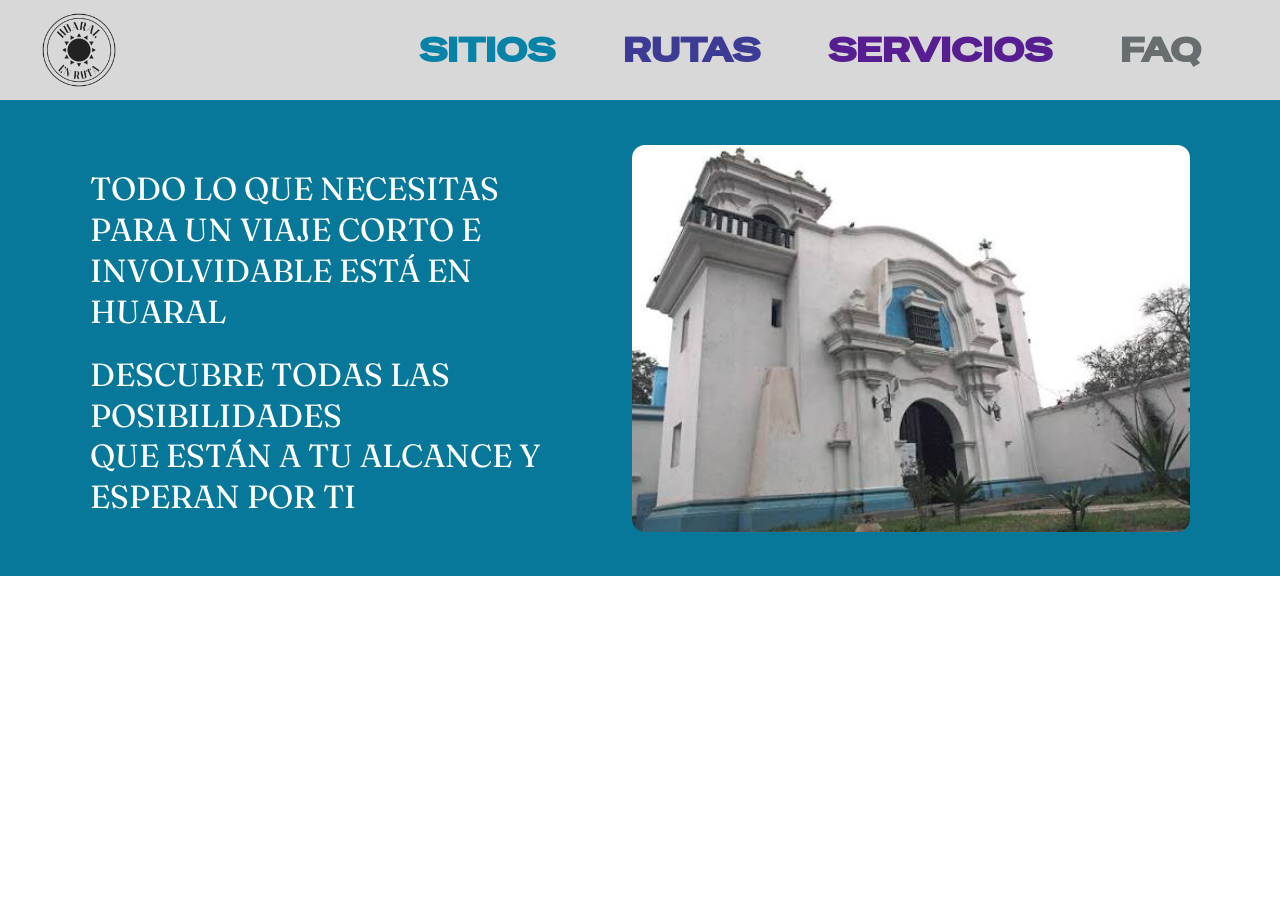
<file: index.html>
<!doctype html>
<html lang="es">
<head>
  <meta charset="utf-8">
  <meta name="viewport" content="width=device-width, initial-scale=1">
  <meta name="description" content="Descubre sitios, rutas y servicios para disfrutar Huaral.">
  <title>Ruta Huaral — Descubre Huaral</title>
  <link rel="stylesheet" href="styles.css">
  <link rel="preconnect" href="https://fonts.googleapis.com">
  <link rel="preconnect" href="https://fonts.gstatic.com" crossorigin>
  <link href="https://fonts.googleapis.com/css2?family=Fraunces:ital,opsz,wght@0,9..144,100..900;1,9..144,100..900&family=Special+Gothic+Expanded+One&display=swap" rel="stylesheet">
  
</head>
<body>
  <header class="site-header">
    <a class="brand" href="#inicio" aria-label="Ruta Huaral, inicio">
      <img src="assets/logo-ruta-huaral.png" alt="Logo Ruta Huaral">
    </a>
    <nav class="main-nav" aria-label="Navegación principal">
      <a class="nav-sites" href="sitios.html">SITIOS</a>
      <a class="nav-routes" href="rutas.html">RUTAS</a>
      <a class="nav-services" href="servicios.html">SERVICIOS</a>
      <a class="nav-faq" href="faq.html">FAQ</a>
    </nav>
    <button class="menu-toggle" aria-label="Abrir menú" aria-expanded="false" aria-controls="navigation">
      <span></span><span></span><span></span>
    </button>
  </header>

  <main id="inicio">
    <section class="hero" aria-label="Descubre Huaral">
      <div class="hero-copy">
        <p>TODO LO QUE NECESITAS<br>
          PARA UN VIAJE CORTO E<br>
          INVOLVIDABLE ESTÁ EN<br>
          HUARAL</p>
        <p>DESCUBRE TODAS LAS<br>
          POSIBILIDADES<br>
          QUE ESTÁN A TU ALCANCE Y<br>
          ESPERAN POR TI</p>
      </div>
      <div class="hero-media">
        <img src="assets/capilla-huando.jpg" alt="Capilla de la Ex Casa Hacienda Huando, con fachada blanca y escalinata azul">
      </div>
    </section>

    <!-- Destinos de navegación para completar en futuras versiones. -->
    <section class="placeholder-section" id="sitios"><h2>Sitios</h2></section>
    <section class="placeholder-section" id="rutas"><h2>Rutas</h2></section>
    <section class="placeholder-section" id="servicios"><h2>Servicios</h2></section>
    <section class="placeholder-section" id="faq"><h2>Preguntas frecuentes</h2></section>
  </main>
  <script src="script.js"></script>
</body>
</html>
</file>
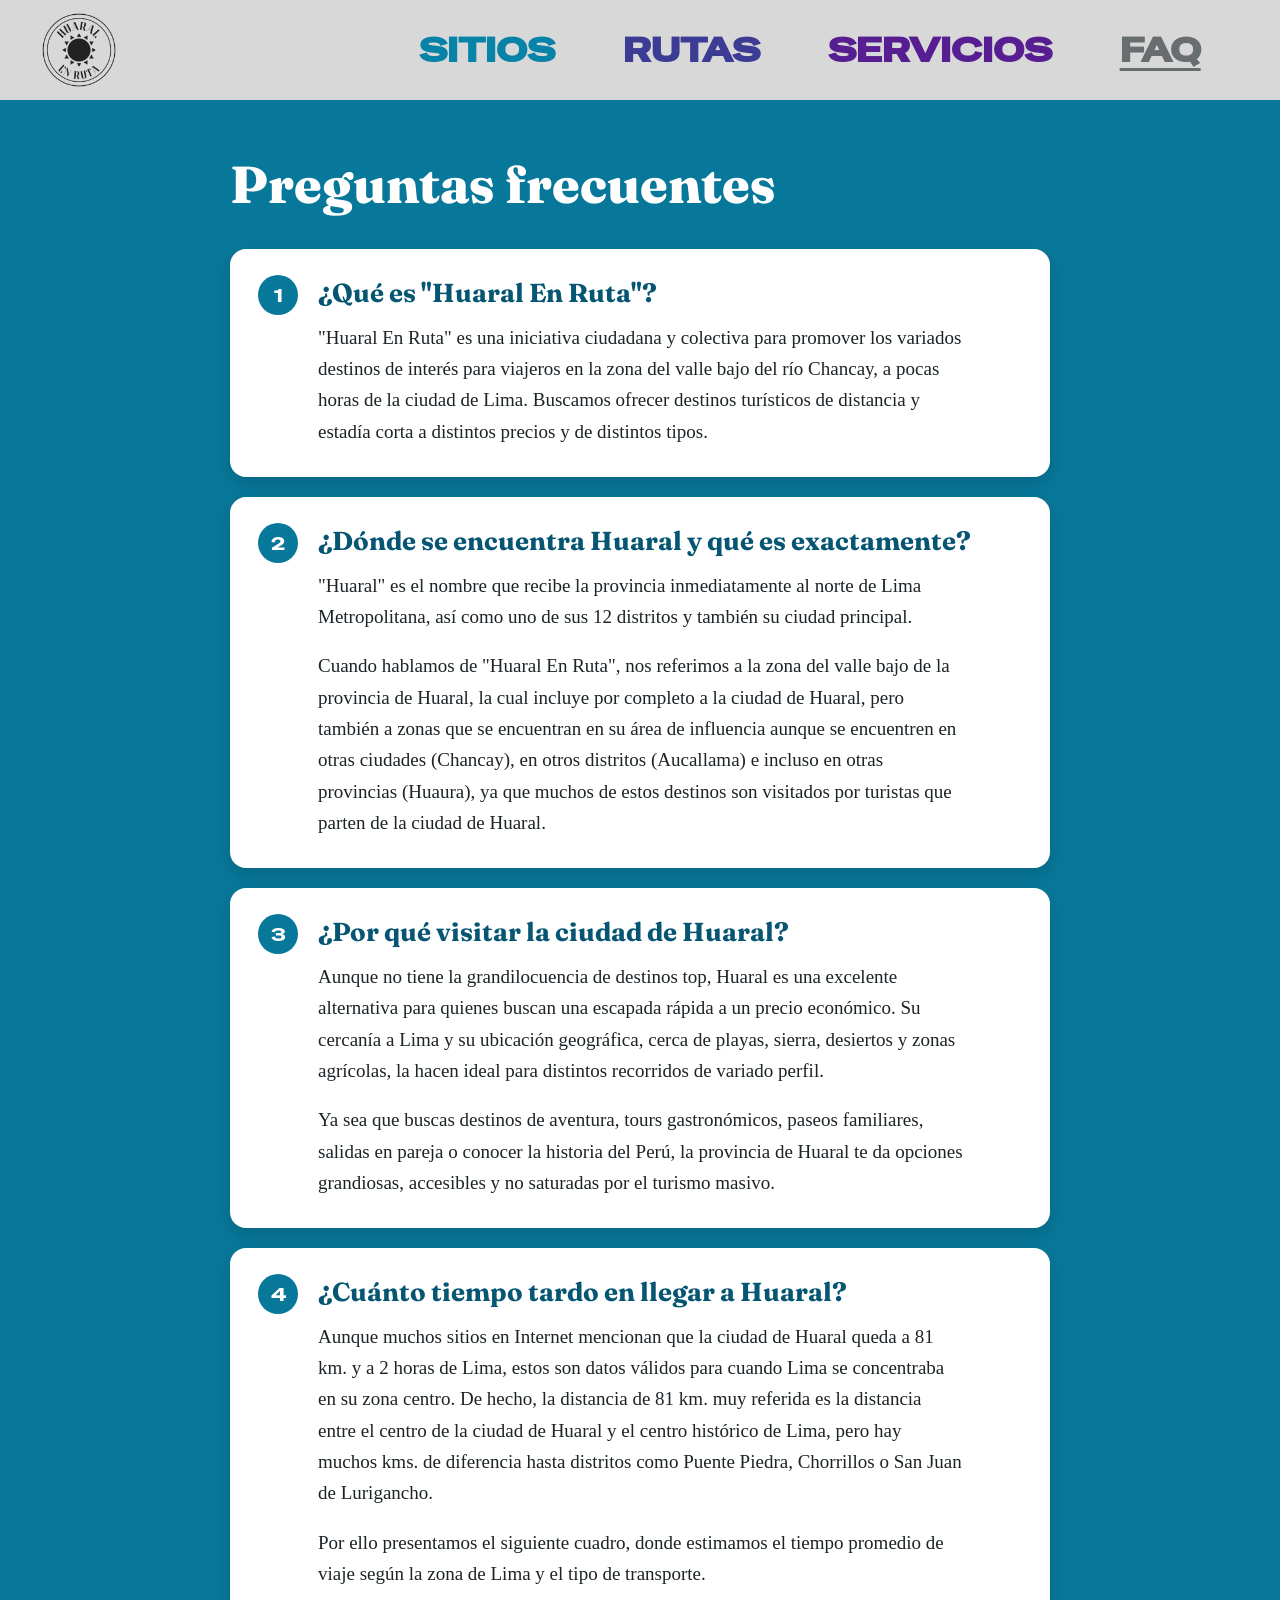
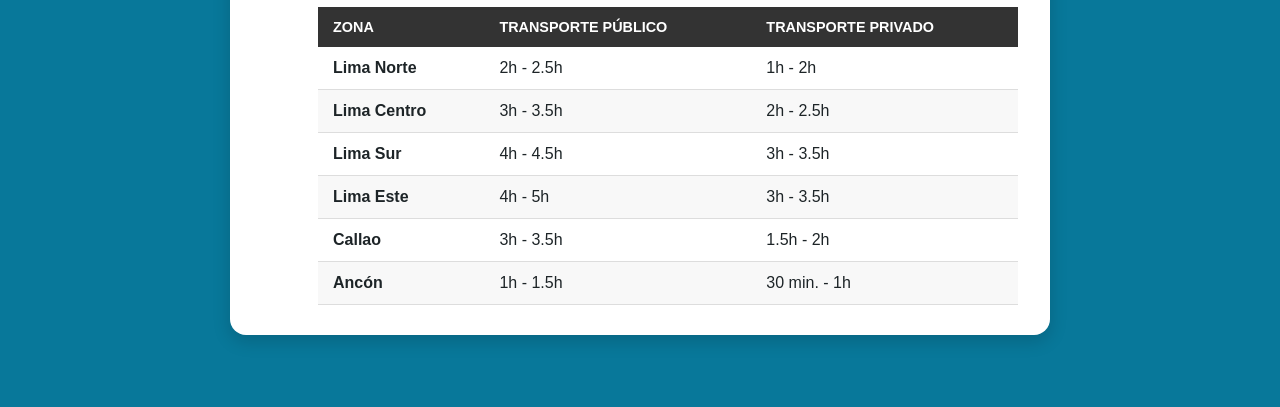
<file: faq.html>
<!doctype html>
<html lang="es">
<head>
  <meta charset="utf-8">
  <meta name="viewport" content="width=device-width, initial-scale=1">
  <meta name="description" content="Preguntas frecuentes sobre Huaral En Ruta y sobre cómo visitar Huaral.">
  <title>Preguntas frecuentes — Ruta Huaral</title>
  <link rel="stylesheet" href="styles.css">
  <link rel="preconnect" href="https://fonts.googleapis.com">
  <link rel="preconnect" href="https://fonts.gstatic.com" crossorigin>
  <link href="https://fonts.googleapis.com/css2?family=Fraunces:ital,opsz,wght@0,9..144,100..900;1,9..144,100..900&family=Special+Gothic+Expanded+One&display=swap" rel="stylesheet">
</head>
<body>
  <header class="site-header">
    <a class="brand" href="index.html" aria-label="Ruta Huaral, inicio">
      <img src="assets/logo-ruta-huaral.png" alt="Logo Ruta Huaral">
    </a>
    <nav class="main-nav" aria-label="Navegación principal">
      <a class="nav-sites" href="sitios.html">SITIOS</a>
      <a class="nav-routes" href="rutas.html">RUTAS</a>
      <a class="nav-services" href="servicios.html">SERVICIOS</a>
      <a class="nav-faq" href="faq.html" aria-current="page">FAQ</a>
    </nav>
    <button class="menu-toggle" aria-label="Abrir menú" aria-expanded="false" aria-controls="navigation">
      <span></span><span></span><span></span>
    </button>
  </header>

  <main class="faq-page">
    <h1 class="faq-title">Preguntas frecuentes</h1>

    <!-- Cada <article> es una pregunta con su respuesta. Para agregar otra, copia un <article> completo. -->
    <div class="faqs">
      <article class="faq-item">
        <h2 class="question-text">¿Qué es "Huaral En Ruta"?</h2>
        <p class="answer-text">"Huaral En Ruta" es una iniciativa ciudadana y colectiva para promover los variados destinos de interés para viajeros en la zona del valle bajo del río Chancay, a pocas horas de la ciudad de Lima. Buscamos ofrecer destinos turísticos de distancia y estadía corta a distintos precios y de distintos tipos.</p>
      </article>

      <article class="faq-item">
        <h2 class="question-text">¿Dónde se encuentra Huaral y qué es exactamente?</h2>
        <p class="answer-text">"Huaral" es el nombre que recibe la provincia inmediatamente al norte de Lima Metropolitana, así como uno de sus 12 distritos y también su ciudad principal.</p><br>
		<p class="answer-text">Cuando hablamos de "Huaral En Ruta", nos referimos a la zona del valle bajo de la provincia de Huaral, la cual incluye por completo a la ciudad de Huaral, pero también a zonas que se encuentran en su área de influencia aunque se encuentren en otras ciudades (Chancay), en otros distritos (Aucallama) e incluso en otras provincias (Huaura), ya que muchos de estos destinos son visitados por turistas que parten de la ciudad de Huaral.</p>
      </article>

      <article class="faq-item">
        <h2 class="question-text">¿Por qué visitar la ciudad de Huaral?</h2>
        <p class="answer-text">Aunque no tiene la grandilocuencia de destinos top, Huaral es una excelente alternativa para quienes buscan una escapada rápida a un precio económico. Su cercanía a Lima y su ubicación geográfica, cerca de playas, sierra, desiertos y zonas agrícolas, la hacen ideal para distintos recorridos de variado perfil.</p><br> 
		<p class="answer-text">Ya sea que buscas destinos de aventura, tours gastronómicos, paseos familiares, salidas en pareja o conocer la historia del Perú, la provincia de Huaral te da opciones grandiosas, accesibles y no saturadas por el turismo masivo.</p>
      </article>
	  
	  <article class="faq-item">
        <h2 class="question-text">¿Cuánto tiempo tardo en llegar a Huaral?</h2>
        <p class="answer-text">Aunque muchos sitios en Internet mencionan que la ciudad de Huaral queda a 81 km. y a 2 horas de Lima, estos son datos válidos para cuando Lima se concentraba en su zona centro. De hecho, la distancia de 81 km. muy referida es la distancia entre el centro de la ciudad de Huaral y el centro histórico de Lima, pero hay muchos kms. de diferencia hasta distritos como Puente Piedra, Chorrillos o San Juan de Lurigancho.</p><br> 
		<p class="answer-text">Por ello presentamos el siguiente cuadro, donde estimamos el tiempo promedio de viaje según la zona de Lima y el tipo de transporte.</p>
		<br>
		
		<table class="roster-table">
			<!--<caption>Dragons FC - First Team Roster</caption>-->
			<thead>
				<tr>
					<th scope="col">ZONA</th>
					<th scope="col">Transporte Público</th>
					<th scope="col">Transporte Privado</th>
				</tr>
			</thead>
			<tbody>
				<tr>
					<td class="player-name">Lima Norte</td>
					<td>2h - 2.5h</td>
					<td>1h - 2h</td>
				</tr>
				<tr>
					<td class="player-name">Lima Centro</td>
					<td>3h - 3.5h</td>
					<td>2h - 2.5h</td>
				</tr>
				<tr>
					<td class="player-name">Lima Sur</td>
					<td>4h - 4.5h</td>
					<td>3h - 3.5h</td>
				</tr>
				<tr>
					<td class="player-name">Lima Este</td>
					<td>4h - 5h</td>
					<td>3h - 3.5h</td>
				</tr>
				 <tr>
					<td class="player-name">Callao</td>
					<td>3h - 3.5h</td>
					<td>1.5h - 2h</td>
				</tr>
				 <tr>					
					<td class="player-name">Ancón</td>
					<td>1h - 1.5h</td>
					<td>30 min. - 1h</td>
				</tr>
			</tbody>
		</table>
		
		
      </article>
    </div>
  </main>

  <script src="script.js"></script>
</body>
</html>
</file>
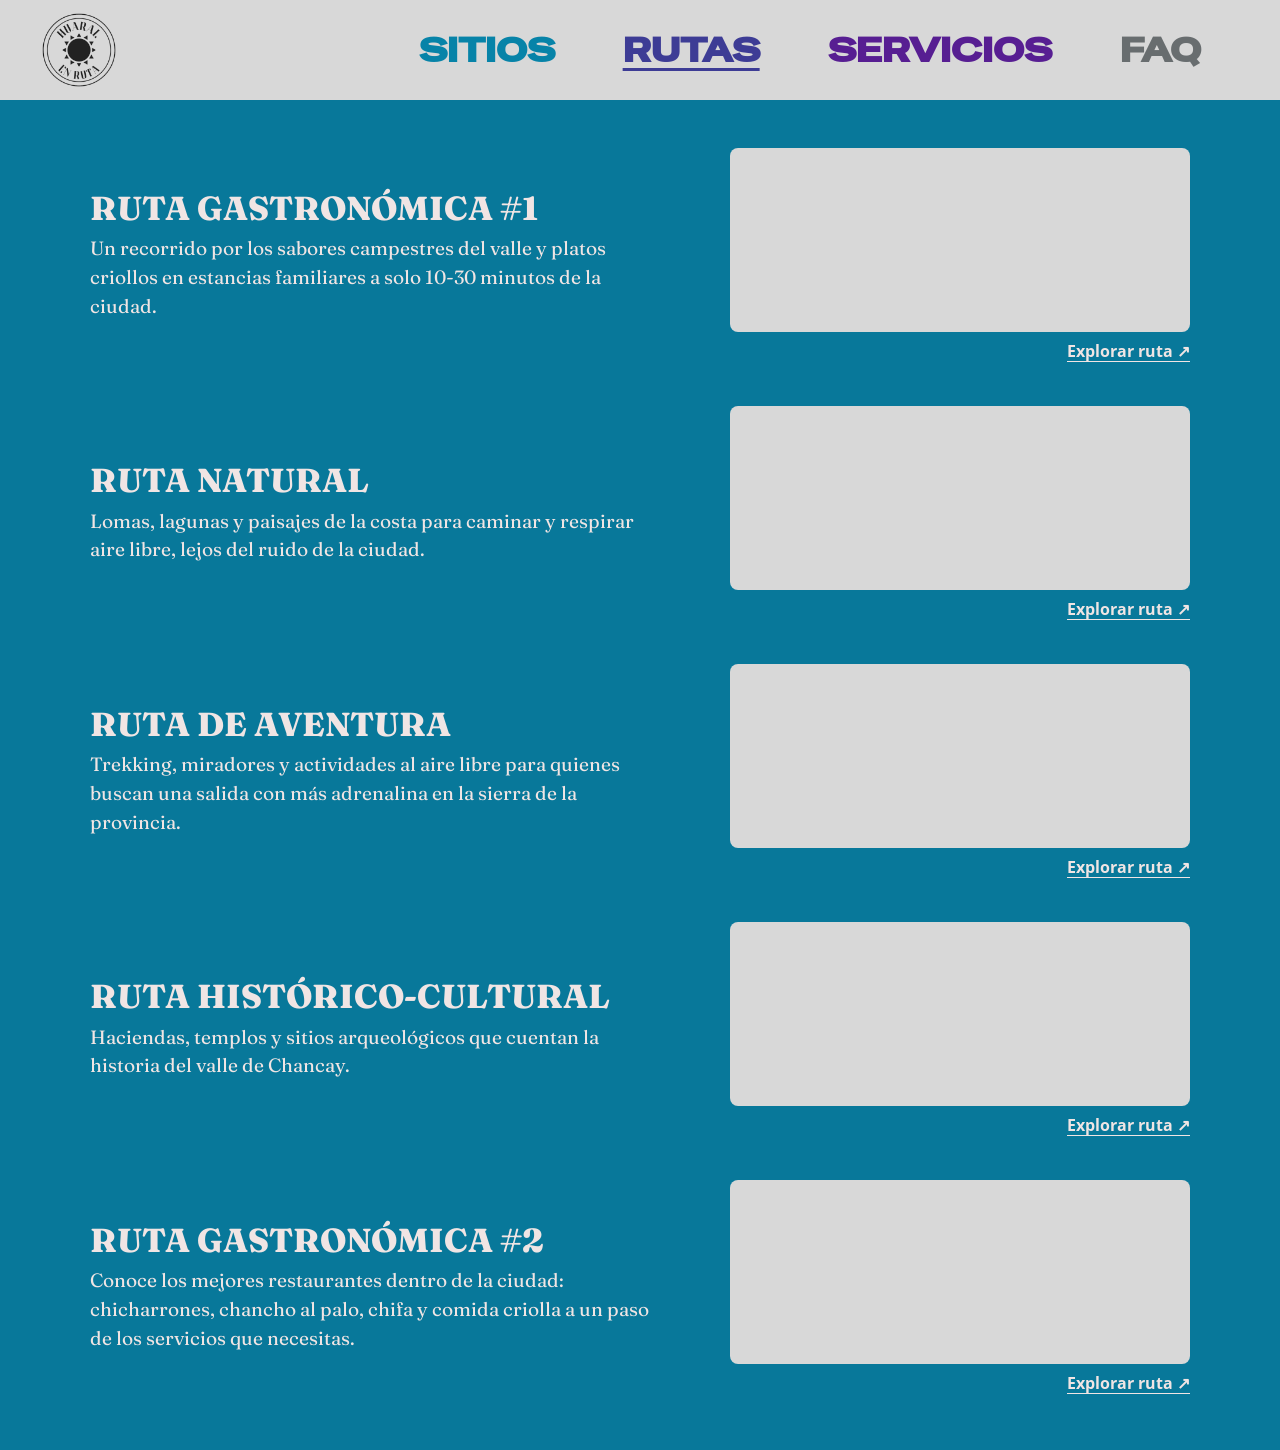
<file: rutas.html>
<!doctype html>
<html lang="es">
<head>
  <meta charset="utf-8">
  <meta name="viewport" content="width=device-width, initial-scale=1">
  <meta name="description" content="Rutas turísticas en Huaral: gastronómica, natural, histórico-cultural y más, con mapas para recorrerlas.">
  <title>Rutas — Ruta Huaral</title>
  <link rel="stylesheet" href="styles.css">
  <link rel="preconnect" href="https://fonts.googleapis.com">
  <link rel="preconnect" href="https://fonts.gstatic.com" crossorigin>
  <link href="https://fonts.googleapis.com/css2?family=Fraunces:ital,opsz,wght@0,9..144,100..900;1,9..144,100..900&family=Open+Sans:wdth,wght@75..100,300..800&family=Special+Gothic+Expanded+One&display=swap" rel="stylesheet">
</head>
<body>
  <header class="site-header">
    <a class="brand" href="index.html" aria-label="Ruta Huaral, inicio">
      <img src="assets/logo-ruta-huaral.png" alt="Logo Ruta Huaral">
    </a>
    <nav class="main-nav" aria-label="Navegación principal">
      <a class="nav-sites" href="sitios.html">SITIOS</a>
      <a class="nav-routes" href="rutas.html" aria-current="page">RUTAS</a>
      <a class="nav-services" href="servicios.html">SERVICIOS</a>
      <a class="nav-faq" href="faq.html">FAQ</a>
    </nav>
    <button class="menu-toggle" aria-label="Abrir menú" aria-expanded="false" aria-controls="navigation">
      <span></span><span></span><span></span>
    </button>
  </header>

  <main class="routes-page">
    <h1 class="visually-hidden">Rutas turísticas de Huaral</h1>

    <!-- Cada <article> es una ruta: descripción a la izquierda y mapa a la derecha.
         IMPORTANTE: por ahora todas usan el mismo mapa. Cuando tengas un mapa propio
         para cada ruta, cambia el "mid=..." en el src del iframe y en el enlace "Explorar ruta". -->

    <article class="route">
      <div class="route-text">
        <h2>RUTA GASTRONÓMICA #1</h2>
        <p>Un recorrido por los sabores campestres del valle y platos criollos en estancias familiares a solo 10-30 minutos de la ciudad.</p>
      </div>
      <div class="route-map">
        <iframe src="https://www.google.com/maps/d/u/0/embed?mid=1MNrFtm5AgvcjRe3IvxmFdHse65mkPOw&ehbc=2E312F&noprof=1"
          title="Mapa de la ruta gastronómica"
          loading="lazy"
          referrerpolicy="no-referrer-when-downgrade"
          allowfullscreen>
		</iframe>
        <a class="route-link" href="https://www.google.com/maps/d/viewer?mid=1MNrFtm5AgvcjRe3IvxmFdHse65mkPOw" target="_blank" rel="noopener" aria-label="Abrir el mapa de RUTA GASTRONÓMICA en Google Maps (se abre en una pestaña nueva)">Explorar ruta ↗</a>
      </div>
    </article>

    <article class="route">
      <div class="route-text">
        <h2>RUTA NATURAL</h2>
        <p>Lomas, lagunas y paisajes de la costa para caminar y respirar aire libre, lejos del ruido de la ciudad.</p>
      </div>
      <div class="route-map">
        <iframe
          src="https://www.google.com/maps/d/u/0/embed?mid=11vtF_il6Rxh46BiPWcrsvAIyE12yQMw&ehbc=2E312F&noprof=1"
          title="Mapa de la ruta natural"
          loading="lazy"
          referrerpolicy="no-referrer-when-downgrade"
          allowfullscreen></iframe>
        <a class="route-link" href="https://www.google.com/maps/d/viewer?mid=11vtF_il6Rxh46BiPWcrsvAIyE12yQMw" target="_blank" rel="noopener" aria-label="Abrir el mapa de RUTA NATURAL en Google Maps (se abre en una pestaña nueva)">Explorar ruta ↗</a>
      </div>
    </article>

    <article class="route">
      <div class="route-text">
        <h2>RUTA DE AVENTURA</h2>
        <p>Trekking, miradores y actividades al aire libre para quienes buscan una salida con más adrenalina en la sierra de la provincia.</p>
      </div>
      <div class="route-map">
        <iframe
          src="https://www.google.com/maps/d/u/0/embed?mid=1IzjDOBiAIBIzSvPlXwdc7G9A6jBu0mk&ehbc=2E312F&noprof=1"
          title="Mapa de la ruta de aventura"
          loading="lazy"
          referrerpolicy="no-referrer-when-downgrade"
          allowfullscreen></iframe>
        <a class="route-link" href="https://www.google.com/maps/d/viewer?mid=1IzjDOBiAIBIzSvPlXwdc7G9A6jBu0mk" target="_blank" rel="noopener" aria-label="Abrir el mapa de RUTA DE AVENTURA en Google Maps (se abre en una pestaña nueva)">Explorar ruta ↗</a>
      </div>
    </article>
	
	<article class="route">
      <div class="route-text">
        <h2>RUTA HISTÓRICO-CULTURAL</h2>
        <p>Haciendas, templos y sitios arqueológicos que cuentan la historia del valle de Chancay.</p>
      </div>
      <div class="route-map">
        <iframe
          src="https://www.google.com/maps/d/u/0/embed?mid=1BiSCQN1b9zy1ETPZ1qdFFwFYbErJVkw&ehbc=2E312F&noprof=1"
          title="Mapa de la ruta histórico-cultural"
          loading="lazy"
          referrerpolicy="no-referrer-when-downgrade"
          allowfullscreen></iframe>
        <a class="route-link" href="https://www.google.com/maps/d/viewer?mid=1BiSCQN1b9zy1ETPZ1qdFFwFYbErJVkw" target="_blank" rel="noopener" aria-label="Abrir el mapa de RUTA HISTÓRICO-CULTURAL en Google Maps (se abre en una pestaña nueva)">Explorar ruta ↗</a>
      </div>
    </article>
	
	<article class="route">
      <div class="route-text">
        <h2>RUTA GASTRONÓMICA #2</h2>
        <p>Conoce los mejores restaurantes dentro de la ciudad: chicharrones, chancho al palo, chifa y comida criolla a un paso de los servicios que necesitas.</p>
      </div>
      <div class="route-map">
        <iframe
          src="https://www.google.com/maps/d/u/0/embed?mid=1_ufe3__207GsQhp_GM7bQleOssh339E&ehbc=2E312F&noprof=1"
          title="Mapa de la ruta gastronómica"
          loading="lazy"
          referrerpolicy="no-referrer-when-downgrade"
          allowfullscreen></iframe>
        <a class="route-link" href="https://www.google.com/maps/d/viewer?mid=1_ufe3__207GsQhp_GM7bQleOssh339E" target="_blank" rel="noopener" aria-label="Abrir el mapa de RUTA GASTRONÓMICA en Google Maps (se abre en una pestaña nueva)">Explorar ruta ↗</a>
      </div>
    </article>
		
  </main>

  <script src="script.js"></script>
</body>
</html>
</file>
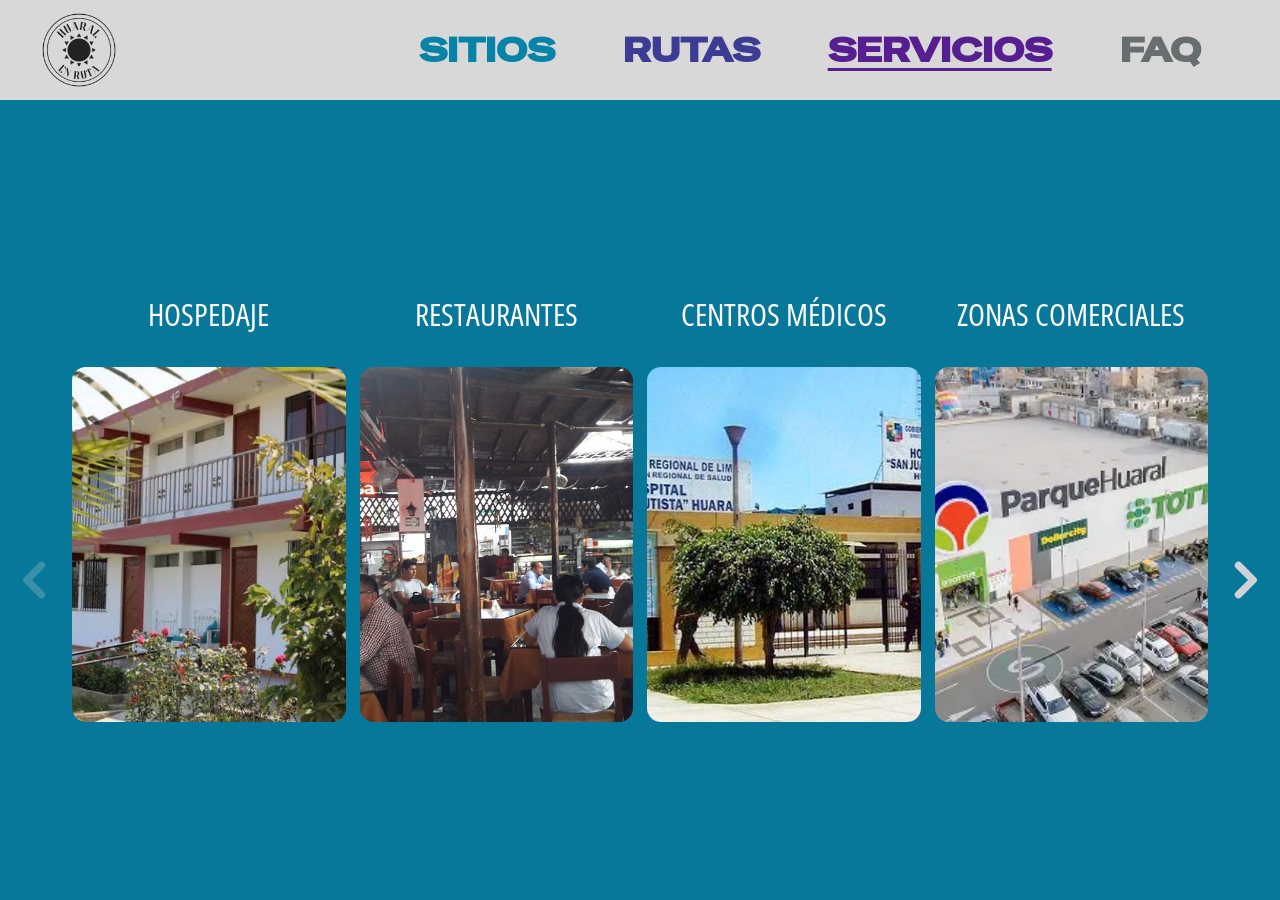
<file: servicios.html>
<!doctype html>
<html lang="es">
<head>
  <meta charset="utf-8">
  <meta name="viewport" content="width=device-width, initial-scale=1">
  <meta name="description" content="Encuentra hospedaje, restaurantes, centros médicos y otros servicios en Huaral.">
  <title>Servicios — Ruta Huaral</title>
  <link rel="stylesheet" href="styles.css">
  <link rel="preconnect" href="https://fonts.googleapis.com">
  <link rel="preconnect" href="https://fonts.gstatic.com" crossorigin>
  <link href="https://fonts.googleapis.com/css2?family=Fraunces:ital,opsz,wght@0,9..144,100..900;1,9..144,100..900&family=Open+Sans:wdth,wght@75..100,300..800&family=Special+Gothic+Expanded+One&display=swap" rel="stylesheet">
</head>
<body>
  <header class="site-header">
    <a class="brand" href="index.html" aria-label="Ruta Huaral, inicio">
      <img src="assets/logo-ruta-huaral.png" alt="Logo Ruta Huaral">
    </a>
    <nav class="main-nav" aria-label="Navegación principal">
      <a class="nav-sites" href="sitios.html">SITIOS</a>
      <a class="nav-routes" href="rutas.html">RUTAS</a>
      <a class="nav-services" href="servicios.html" aria-current="page">SERVICIOS</a>
      <a class="nav-faq" href="faq.html">FAQ</a>
    </nav>
    <button class="menu-toggle" aria-label="Abrir menú" aria-expanded="false" aria-controls="navigation">
      <span></span><span></span><span></span>
    </button>
  </header>

  <main>
    <h1 class="visually-hidden">Servicios en Huaral</h1>

    <section class="services" aria-label="Servicios disponibles">
      <button class="carousel-arrow carousel-prev" type="button" aria-label="Servicios anteriores">
        <svg viewBox="0 0 24 24" aria-hidden="true"><path d="M15 4 7 12l8 8" /></svg>
      </button>

      <!-- Cada <li> es un servicio. Para agregar otro, copia un <li> completo. -->
      <ul class="carousel-track" tabindex="-1">
        <li class="service-item">
          <a href="servicios/hospedaje.html">
            <span class="service-name">HOSPEDAJE</span>
            <img src="assets/servicio-hospedaje.jpg" alt="" loading="lazy">
          </a>
        </li>
        <li class="service-item">
          <a href="servicios/restaurantes.html">
            <span class="service-name">RESTAURANTES</span>
            <img src="assets/servicio-restaurantes.jpg" alt="" loading="lazy">
          </a>
        </li>
        <li class="service-item">
          <a href="servicios/centros-medicos.html">
            <span class="service-name">CENTROS MÉDICOS</span>
            <img src="assets/servicio-centros-medicos.jpg" alt="" loading="lazy">
          </a>
        </li>
        <li class="service-item">
          <a href="servicios/zonas-comerciales.html">
            <span class="service-name">ZONAS COMERCIALES</span>
            <img src="assets/servicio-zonas-comerciales.webp" alt="" loading="lazy">
          </a>
        </li>
        <li class="service-item">
          <a href="servicios/transporte.html">
            <span class="service-name">TRANSPORTE</span>
            <img src="assets/servicio-transporte.jpg" alt="" loading="lazy">
          </a>
        </li>
        <li class="service-item">
          <a href="servicios/bancos-y-cajeros.html">
            <span class="service-name">BANCOS Y CAJEROS</span>
            <img src="assets/servicio-bancos.jpg" alt="" loading="lazy">
          </a>
        </li>
      </ul>

      <button class="carousel-arrow carousel-next" type="button" aria-label="Más servicios">
        <svg viewBox="0 0 24 24" aria-hidden="true"><path d="m9 4 8 8-8 8" /></svg>
      </button>
    </section>
  </main>

  <script src="script.js"></script>
</body>
</html>
</file>
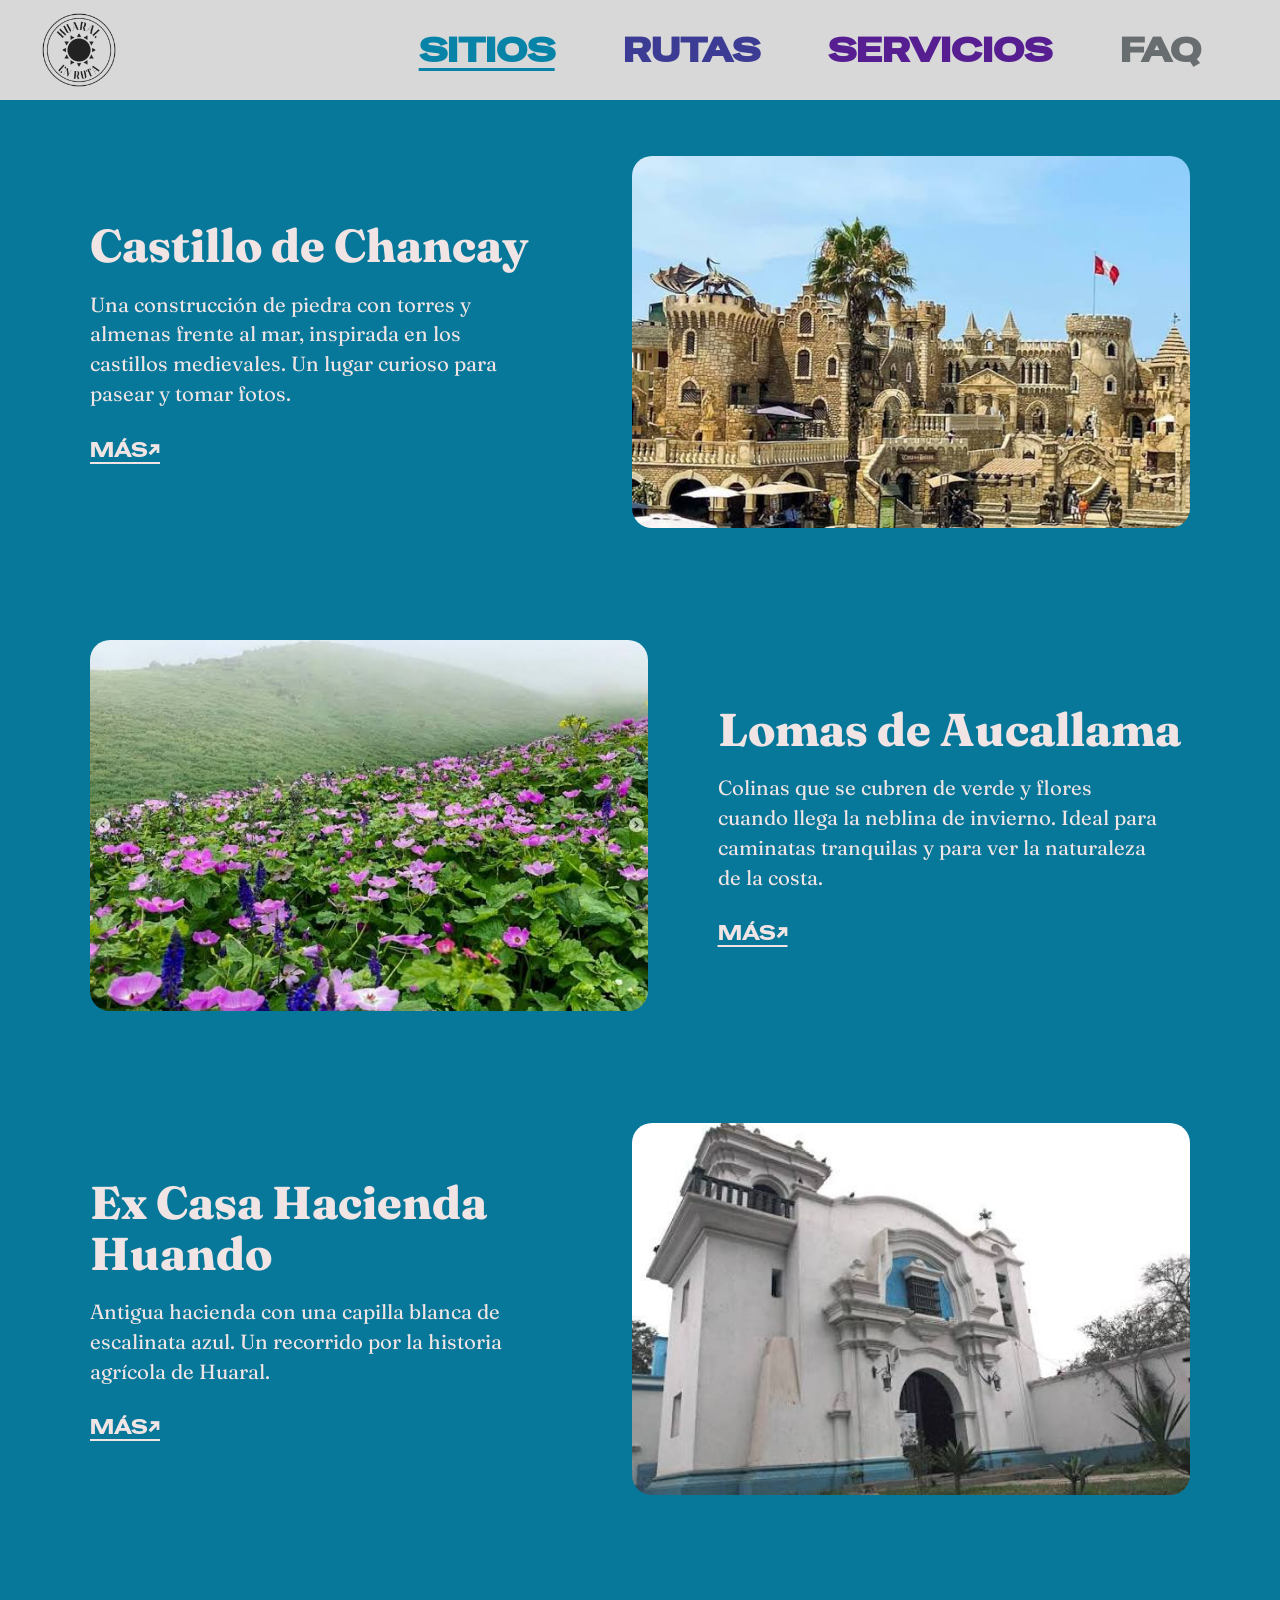
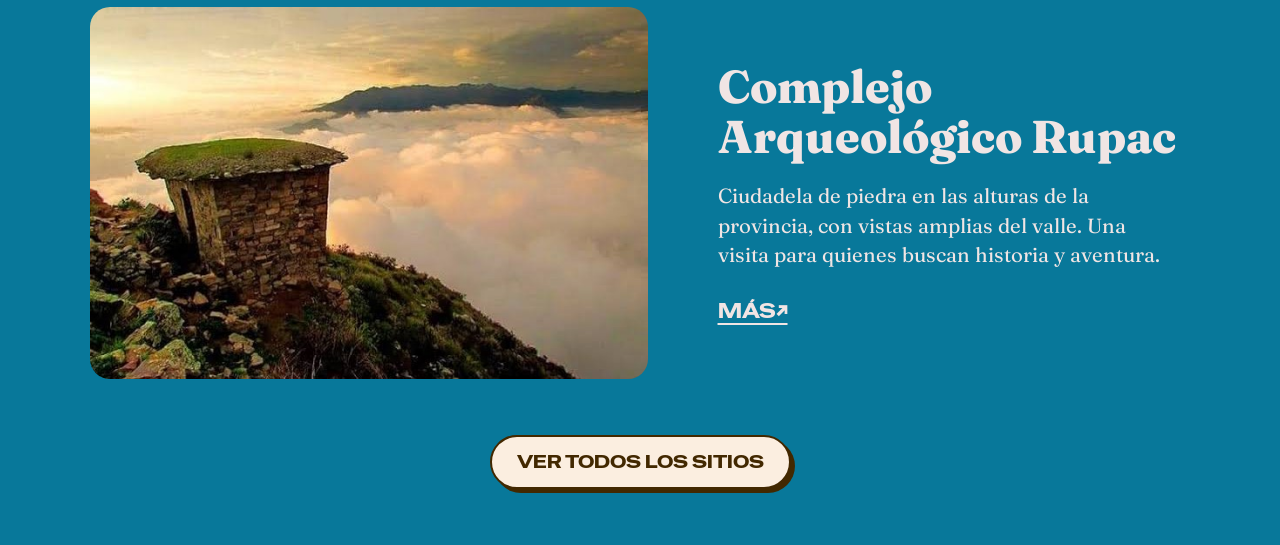
<file: sitios.html>
<!doctype html>
<html lang="es">
<head>
  <meta charset="utf-8">
  <meta name="viewport" content="width=device-width, initial-scale=1">
  <meta name="description" content="Sitios turísticos para visitar en Huaral y alrededores.">
  <title>Sitios — Ruta Huaral</title>
  <link rel="stylesheet" href="styles.css">
  <link rel="preconnect" href="https://fonts.googleapis.com">
  <link rel="preconnect" href="https://fonts.gstatic.com" crossorigin>
  <link href="https://fonts.googleapis.com/css2?family=Fraunces:ital,opsz,wght@0,9..144,100..900;1,9..144,100..900&family=Special+Gothic+Expanded+One&display=swap" rel="stylesheet">
</head>
<body>
  <header class="site-header">
    <a class="brand" href="index.html" aria-label="Ruta Huaral, inicio">
      <img src="assets/logo-ruta-huaral.png" alt="Logo Ruta Huaral">
    </a>
    <nav class="main-nav" aria-label="Navegación principal">
      <a class="nav-sites" href="sitios.html" aria-current="page">SITIOS</a>
      <a class="nav-routes" href="rutas.html">RUTAS</a>
      <a class="nav-services" href="servicios.html">SERVICIOS</a>
      <a class="nav-faq" href="faq.html">FAQ</a>
    </nav>
    <button class="menu-toggle" aria-label="Abrir menú" aria-expanded="false" aria-controls="navigation">
      <span></span><span></span><span></span>
    </button>
  </header>

  <main>
    <h1 class="visually-hidden">Sitios turísticos de Huaral</h1>

    <!-- Cada <article> es un sitio. La clase "site-card--reverse" pone la imagen a la izquierda. -->
    <article class="site-card">
      <div class="site-text">
        <h2>Castillo de Chancay</h2>
        <p>Una construcción de piedra con torres y almenas frente al mar, inspirada en los castillos medievales. Un lugar curioso para pasear y tomar fotos.</p>
        <a class="site-more" href="sitios/castillo-de-chancay.html" aria-label="Más sobre el Castillo de Chancay">MÁS↗</a>
      </div>
      <div class="site-media">
        <img src="assets/castillo-chancay.jpg" alt="Castillo de Chancay, con torres de piedra y una palmera en primer plano" loading="lazy">
      </div>
    </article>

    <article class="site-card site-card--reverse">
      <div class="site-text">
        <h2>Lomas de Aucallama</h2>
        <p>Colinas que se cubren de verde y flores cuando llega la neblina de invierno. Ideal para caminatas tranquilas y para ver la naturaleza de la costa.</p>
        <a class="site-more" href="sitios/lomas-de-aucallama.html" aria-label="Más sobre las Lomas de Aucallama">MÁS↗</a>
      </div>
      <div class="site-media">
        <img src="assets/lomas-aucallama.jpg" alt="Lomas de Aucallama cubiertas de flores moradas entre la neblina" loading="lazy">
      </div>
    </article>

    <article class="site-card">
      <div class="site-text">
        <h2>Ex Casa Hacienda Huando</h2>
        <p>Antigua hacienda con una capilla blanca de escalinata azul. Un recorrido por la historia agrícola de Huaral.</p>
        <a class="site-more" href="sitios/hacienda-huando.html" aria-label="Más sobre la Ex Casa Hacienda Huando">MÁS↗</a>
      </div>
      <div class="site-media">
        <img src="assets/capilla-huando.jpg" alt="Capilla de la Ex Casa Hacienda Huando, con fachada blanca y escalinata azul" loading="lazy">
      </div>
    </article>

    <article class="site-card site-card--reverse">
      <div class="site-text">
        <h2>Complejo Arqueológico Rupac</h2>
        <p>Ciudadela de piedra en las alturas de la provincia, con vistas amplias del valle. Una visita para quienes buscan historia y aventura.</p>
        <a class="site-more" href="sitios/rupac.html" aria-label="Más sobre el Complejo Arqueológico Rupac">MÁS↗</a>
      </div>
      <div class="site-media">
        <img src="assets/rupac.jpg" alt="Ruinas de piedra del complejo arqueológico Rupac" loading="lazy">
      </div>
    </article>

    <div class="all-sites">
      <a class="all-sites-button" href="todos-los-sitios.html">VER TODOS LOS SITIOS</a>
    </div>
  </main>
  
  <script src="script.js"></script>
</body>
</html>
</file>
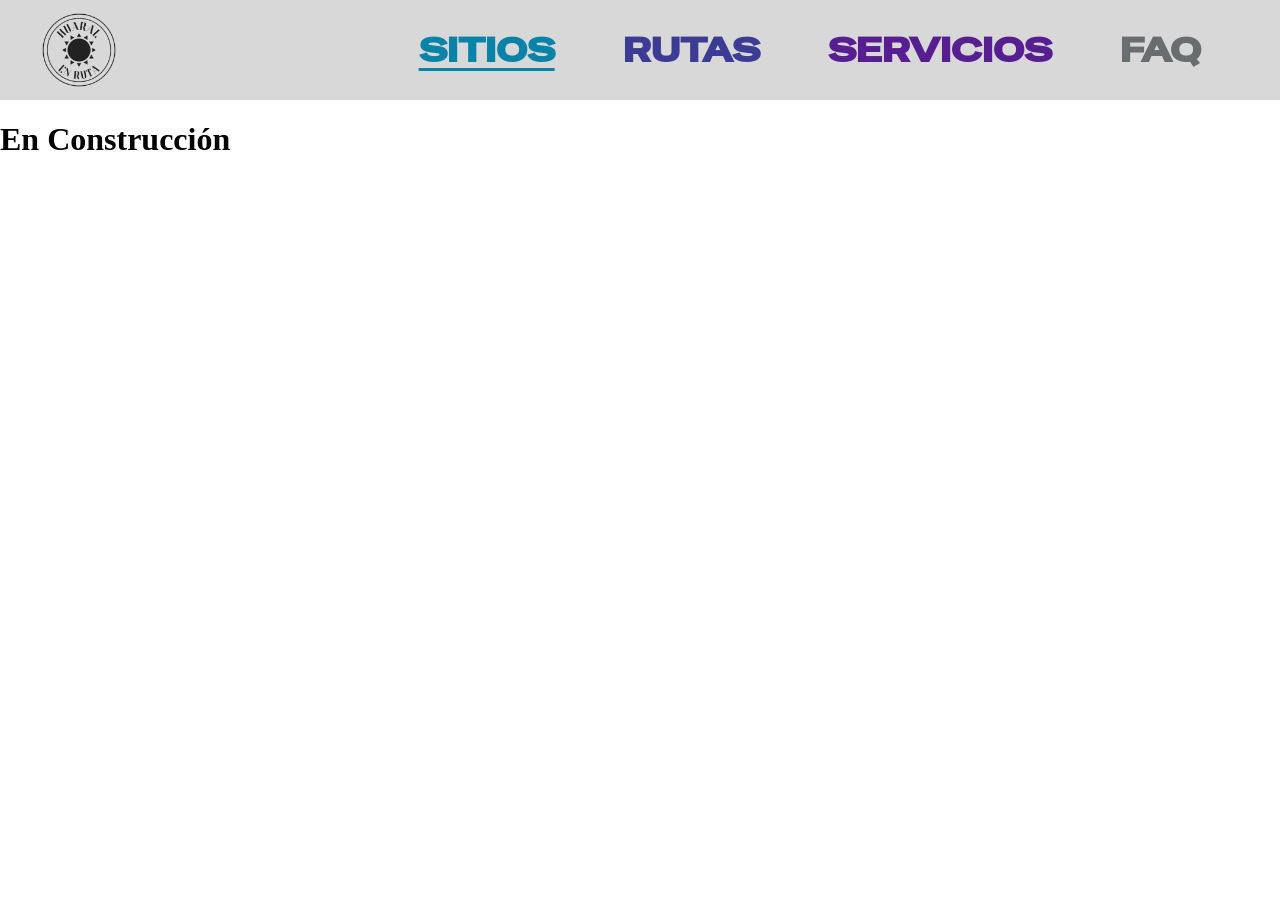
<file: todos-los-sitios.html>
<!doctype html>
<html lang="es">
<head>
  <meta charset="utf-8">
  <meta name="viewport" content="width=device-width, initial-scale=1">
  <meta name="description" content="Descubre sitios, rutas y servicios para disfrutar Huaral.">
  <title>Todos los Sitios — Ruta Huaral</title>
  <link rel="stylesheet" href="styles.css">
  <link rel="preconnect" href="https://fonts.googleapis.com">
  <link rel="preconnect" href="https://fonts.gstatic.com" crossorigin>
  <link href="https://fonts.googleapis.com/css2?family=Fraunces:ital,opsz,wght@0,9..144,100..900;1,9..144,100..900&family=Special+Gothic+Expanded+One&display=swap" rel="stylesheet">
  
</head>
<body>
	<header class="site-header">
		<a class="brand" href="index.html" aria-label="Ruta Huaral, inicio">
			<img src="assets/logo-ruta-huaral.png" alt="Logo Ruta Huaral">
		</a>
		<nav class="main-nav" aria-label="Navegación principal">
		  <a class="nav-sites" href="sitios.html" aria-current="page">SITIOS</a>
		  <a class="nav-routes" href="rutas.html">RUTAS</a>
		  <a class="nav-services" href="servicios.html">SERVICIOS</a>
		  <a class="nav-faq" href="faq.html">FAQ</a>
		</nav>
		<button class="menu-toggle" aria-label="Abrir menú" aria-expanded="false" aria-controls="navigation">
			<span></span><span></span><span></span>
		</button>
	</header>
  
	<main>
		<h1 style="color: #000;">En Construcción</h1>
	</main>
</body>
</file>
<file: styles.css>
/* Ruta Huaral — estilos basados en el mockup proporcionado */
:root {
  --header-bg: #d8d8d8;
  --hero-bg: #08789a;
  --sites: #0783a8;
  --routes: #3D3C95;
  --services: #571E92;
  --faq: #686d6f;
}

* { box-sizing: border-box; }

html { scroll-behavior: smooth; }

body {
  margin: 0;
  color: #fff;
  font-family: Georgia, "Times New Roman", serif;
}

.site-header {
  min-height: 100px;
  padding: 12px 6.2% 12px 3.3%;
  display: flex;
  align-items: center;
  justify-content: space-between;
  gap: 28px;
  background: var(--header-bg);
}

.brand {
  display: inline-flex;
  flex: 0 0 auto;
  width: 74px;
  height: 74px;
}

.brand img { display: block; width: 100%; height: 100%; }

.main-nav {
  display: flex;
  align-items: center;
  justify-content: space-between;
  gap: clamp(24px, 7.5vw, 68px);
  margin-left: auto;
}

.main-nav a {
  font-family: "Special Gothic Expanded One", "Arial Narrow", "Roboto Condensed", sans-serif;
  font-stretch: condensed;
  font-size: clamp(22px, 3.4vw, 34px);
  font-weight: 900;
  line-height: 1;
  text-decoration: none;
  white-space: nowrap;
  transition: opacity .18s ease;
}

.main-nav a:hover { opacity: .72; }
.nav-sites { color: var(--sites); }
.nav-routes { color: var(--routes); }
.nav-services { color: var(--services); }
.nav-faq { color: var(--faq); }

.menu-toggle {
  display: none;
  border: 0;
  padding: 8px;
  background: transparent;
  cursor: pointer;
}
.menu-toggle span {
  display: block;
  width: 26px;
  height: 3px;
  margin: 5px 0;
  background: #222;
}

.hero {
  min-height: 338px;
  padding: 45px 6.2% 44px 6.6%;
  display: grid;
  grid-template-columns: minmax(250px, 1fr) minmax(300px, 1.18fr);
  align-items: center;
  gap: clamp(32px, 6vw, 70px);
  background: var(--hero-bg);
  
  color: F0E5E4;
}

.hero-copy {
  font-family: "Fraunces", Arial, serif;
  font-size: clamp(32px, 1.9vw, 18px);
  line-height: 1.28;
  font-weight: 400;
}

.hero-copy p { margin: 10px 0 22px; }
.hero-copy p:last-child { margin-bottom: 0; }

.hero-media {
  width: 100%;
  overflow: hidden;
  border-radius: 13px;
  aspect-ratio: 1.44 / 1;
}

.hero-media img {
  display: block;
  width: 100%;
  height: 100%;
  object-fit: cover;
}

.placeholder-section {
  min-height: 1px;
  padding: 0;
  color: transparent;
  background: transparent;
}
.placeholder-section h2 { margin: 0; font-size: 1px; }

@media (min-width: 1000px) {
  .site-header { padding-left: max(3.3%, calc((100vw - 1200px) / 2)); padding-right: max(6.2%, calc((100vw - 1200px) / 2)); }
  .hero { padding-left: max(6.6%, calc((100vw - 1100px) / 2)); padding-right: max(6.2%, calc((100vw - 1100px) / 2)); }
}

@media (max-width: 650px) {
  .site-header {
    min-height: 82px;
    padding: 10px 20px;
    position: relative;
  }
  .brand { width: 62px; height: 62px; }
  .menu-toggle { display: block; margin-left: auto; }
  .main-nav {
    display: none;
    position: absolute;
    z-index: 5;
    top: 100%;
    left: 0;
    right: 0;
    margin: 0;
    padding: 18px 24px 22px;
    background: var(--header-bg);
    flex-direction: column;
    align-items: flex-start;
    gap: 18px;
  }
  .main-nav.is-open { display: flex; }
  .main-nav a { font-size: 27px; }
  .hero {
    padding: 30px 24px 34px;
    grid-template-columns: 1fr;
    gap: 24px;
  }
  .hero-copy { font-size: 17px; }
  .hero-media { aspect-ratio: 1.44 / 1; }
}

@media (prefers-reduced-motion: reduce) {
  html { scroll-behavior: auto; }
  *, *::before, *::after { transition-duration: .01ms !important; }
}

/* ===== Página SITIOS ===== */
.visually-hidden {
  position: absolute;
  width: 1px;
  height: 1px;
  overflow: hidden;
  clip: rect(0 0 0 0);
  white-space: nowrap;
}

/* Enlace activo del menú: subrayado, como en el mockup */
.main-nav a[aria-current="page"] {
  text-decoration: underline;
  text-underline-offset: 6px;
  text-decoration-thickness: 3px;
}

.site-card {
  min-height: 420px;
  padding: 56px 6.2% 56px 6.6%;
  display: grid;
  grid-template-columns: minmax(250px, 1fr) minmax(300px, 1.18fr);
  align-items: center;
  gap: clamp(32px, 6vw, 70px);
  background: var(--hero-bg);
  color: #F0E5E4;
}

/* Imagen a la izquierda, texto a la derecha */
.site-card--reverse {
  grid-template-columns: minmax(300px, 1.18fr) minmax(250px, 1fr);
}
.site-card--reverse .site-media { order: -1; }

.site-text h2 {
  margin: 0 0 18px;
  font-family: "Fraunces", Georgia, serif;
  font-size: clamp(30px, 3.6vw, 46px);
  font-weight: 800;
  line-height: 1.1;
}

.site-text p {
  margin: 0 0 28px;
  max-width: 34ch;
  font-family: "Fraunces", Georgia, serif;
  font-size: clamp(18px, 1.6vw, 22px);
  line-height: 1.45;
}

.site-more {
  color: #F0E5E4;
  font-family: "Special Gothic Expanded One", "Arial Narrow", sans-serif;
  font-size: 20px;
  text-decoration: underline;
  text-underline-offset: 5px;
}
.site-more:hover { opacity: .7; }
.site-more:focus-visible,
.main-nav a:focus-visible {
  outline: 3px solid #000;
  outline-offset: 4px;
}

.site-media {
  width: 100%;
  overflow: hidden;
  border-radius: 20px;
  aspect-ratio: 1.5 / 1;
}
.site-media img {
  display: block;
  width: 100%;
  height: 100%;
  object-fit: cover;
}

@media (min-width: 1000px) {
  .site-card {
    padding-left: max(6.6%, calc((100vw - 1100px) / 2));
    padding-right: max(6.2%, calc((100vw - 1100px) / 2));
  }
}

@media (max-width: 650px) {
  .site-card,
  .site-card--reverse {
    min-height: 0;
    padding: 36px 24px;
    grid-template-columns: 1fr;
    gap: 22px;
  }
  /* En móvil, la imagen siempre arriba del texto */
  .site-card .site-media,
  .site-card--reverse .site-media { order: -1; }
  .site-text p { max-width: none; }
}

/* ===== Página SERVICIOS ===== */
.services {
  --visible: 4;
  --gap: 14px;
  position: relative;
  min-height: calc(100vh - 100px);
  padding: 56px 72px;
  display: flex;
  align-items: center;
  background: var(--hero-bg);
  font-family: "Open Sans", Arial, sans-serif;
}

.carousel-track {
  display: flex;
  gap: var(--gap);
  width: 100%;
  margin: 0;
  padding: 0;
  list-style: none;
  overflow-x: auto;
  scroll-snap-type: x mandatory;
  scroll-behavior: smooth;
  scrollbar-width: none;
}
.carousel-track::-webkit-scrollbar { display: none; }

.service-item {
  flex: 0 0 calc((100% - var(--gap) * (var(--visible) - 1)) / var(--visible));
  scroll-snap-align: start;
}

.service-item a {
  display: flex;
  flex-direction: column;
  gap: 16px;
  color: #fff;
  text-decoration: none;
}

/* Reserva dos líneas para que todas las imágenes queden alineadas */
.service-name {
  min-height: 2.4em;
  display: flex;
  align-items: center;
  justify-content: center;
  text-align: center;
  font-size: clamp(22px, 2.4vw, 32px);
  font-stretch: 75%;
  line-height: 1.1;
  text-underline-offset: 5px;
}

.service-item img {
  display: block;
  width: 100%;
  aspect-ratio: 0.77 / 1;
  object-fit: cover;
  border-radius: 14px;
  transition: transform .2s ease;
}

.service-item a:hover .service-name,
.service-item a:focus-visible .service-name { text-decoration: underline; }
.service-item a:hover img { transform: scale(1.02); }
.service-item a:focus-visible { outline: 3px solid #fff; outline-offset: 6px; border-radius: 14px; }

.carousel-arrow {
  position: absolute;
  top: 60%;
  z-index: 2;
  width: 56px;
  height: 56px;
  padding: 0;
  display: grid;
  place-items: center;
  border: 0;
  background: transparent;
  color: #cfd3d6;
  cursor: pointer;
  transform: translateY(-50%);
  transition: opacity .18s ease, color .18s ease;
}
.carousel-prev { left: 8px; }
.carousel-next { right: 8px; }
.carousel-arrow svg {
  width: 44px;
  height: 44px;
  fill: none;
  stroke: currentColor;
  stroke-width: 4;
  stroke-linecap: round;
  stroke-linejoin: round;
}
.carousel-arrow:hover { color: #fff; }
.carousel-arrow:focus-visible { outline: 3px solid #fff; border-radius: 8px; }
.carousel-arrow:disabled { opacity: .25; cursor: default; }

@media (max-width: 1000px) {
  .services { --visible: 3; }
}

@media (max-width: 650px) {
  .services {
    --visible: 1.4;
    min-height: 0;
    padding: 36px 52px;
  }
  .carousel-arrow { width: 44px; height: 44px; }
  .carousel-arrow svg { width: 32px; height: 32px; }
  .carousel-prev { left: 4px; }
  .carousel-next { right: 4px; }
}

@media (prefers-reduced-motion: reduce) {
  .carousel-track { scroll-behavior: auto; }
  .service-item img { transition: none; }
}

/* ===== Página FAQ ===== */
.faq-page {
  min-height: calc(100vh - 100px);
  padding: 56px 24px 72px;
  background: var(--hero-bg);
}

.faq-title {
  max-width: 820px;
  margin: 0 auto 36px;
  font-family: "Fraunces", Georgia, serif;
  font-size: clamp(34px, 5vw, 52px);
  font-weight: 800;
  line-height: 1.1;
}

.faqs {
  max-width: 820px;
  margin: 0 auto;
  display: grid;
  gap: 20px;
  counter-reset: faq;
}

.faq-item {
  position: relative;
  padding: 28px 32px 30px 88px;
  border-radius: 16px;
  background: #fff;
  color: #1d2427;
  box-shadow: 0 6px 18px rgba(0, 0, 0, .16);
  counter-increment: faq;
}

/* Número de la pregunta (decorativo, lo genera el CSS) */
.faq-item::before {
  content: counter(faq);
  position: absolute;
  top: 26px;
  left: 28px;
  width: 40px;
  height: 40px;
  display: grid;
  place-items: center;
  border-radius: 50%;
  background: var(--hero-bg);
  color: #fff;
  font-family: "Special Gothic Expanded One", Arial, sans-serif;
  font-size: 18px;
}

.question-text {
  margin: 0 0 12px;
  color: #065673;
  font-family: "Fraunces", Georgia, serif;
  font-size: clamp(21px, 2.4vw, 26px);
  font-weight: 700;
  line-height: 1.25;
}

.answer-text {
  margin: 0;
  max-width: 68ch;
  font-family: Georgia, "Times New Roman", serif;
  font-size: clamp(17px, 1.5vw, 19px);
  line-height: 1.65;
}

@media (max-width: 650px) {
  .faq-page { padding: 36px 16px 48px; }
  .faq-item { padding: 74px 22px 24px; }
  .faq-item::before { top: 22px; left: 22px; }
}

/* ===== Página RUTAS ===== */
.routes-page {
  min-height: calc(100vh - 100px);
  padding: 48px 6.2% 56px 6.6%;
  display: flex;
  flex-direction: column;
  justify-content: center;
  gap: 44px;
  background: var(--hero-bg);
  color: #000;
  font-family: "Open Sans", Arial, sans-serif;
}

.route {
  width: 100%;
  max-width: 1100px;
  margin: 0 auto;
  display: grid;
  grid-template-columns: 1fr minmax(280px, 460px);
  align-items: center;
  gap: clamp(24px, 6vw, 80px);
}

.route-text h2 {
  margin: 0 0 8px;
  font-size: clamp(24px, 2.6vw, 34px);
  font-weight: 800;
  line-height: 1.1;
  
  font-family: "Fraunces", "Open Sans", Arial, sans-serif;
  color: #F0E5E4;
}

.route-text p {
  margin: 0;
  max-width: 52ch;
  font-size: clamp(17px, 1.5vw, 20px);
  line-height: 1.5;
  
  font-family: "Fraunces", "Open Sans", Arial, sans-serif;
  color: #F0E5E4;
}

.route-map { display: grid; gap: 8px; }

/* Mantiene la proporción 5:2 del iframe original (500 × 200) y se adapta al ancho */
.route-map iframe {
  display: block;
  width: 100%;
  height: auto;
  aspect-ratio: 5 / 2;
  min-height: 180px;
  border: 0;
  border-radius: 8px;
  background: var(--header-bg);
}

.route-link {
  justify-self: end;
  font-size: 16px;
  font-weight: 700;
  text-decoration: underline;
  text-underline-offset: 4px;
  
  color: #F0E5E4;
}
.route-link:hover { opacity: .7; }
.route-link:focus-visible { outline: 3px solid #000; outline-offset: 4px; }


/* ********* */
.roster-table {
    width: 100%;
    border-collapse: collapse;
    font-family: 'Helvetica Neue', Arial, sans-serif;
}

.roster-table caption {
    font-size: 1.5rem;
    font-weight: bold;
    margin-bottom: 1.5rem;
    text-align: left;
}

.roster-table thead th {
    background-color: #333;
    color: white;
    font-weight: 600;
    text-align: left;
    padding: 12px 15px;
    font-size: 0.9rem;
    text-transform: uppercase;
}
.roster-table .th-center {
    text-align: center;
}

.roster-table tbody td {
    padding: 12px 15px;
    border-bottom: 1px solid #ddd;
}
.roster-table .td-center {
    text-align: center;
}

.roster-table .player-name {
    font-weight: bold;
}
  
/* Zebra-striping for readability */
.roster-table tbody tr:nth-of-type(even) {
    background-color: #f8f8f8;
}

.roster-table tbody tr:hover {
    background-color: #efefef;
}  

/** BOTÓN "VER TODOS LOS SITIOS" **/

/* Franja con el mismo fondo azul y el botón centrado */
.all-sites {
  padding: 0 24px 56px;
  display: flex;
  justify-content: center;
  background: var(--hero-bg);
}

.all-sites-button {
  display: inline-block;
  padding: 0 25px;
  background-color: #fbeee0;
  border: 2px solid #422800;
  border-radius: 30px;
  box-shadow: #422800 4px 4px 0 0;
  color: #422800;
  cursor: pointer;
  font-family: "Special Gothic Expanded One", "Arial Narrow", sans-serif;
  font-size: 18px;
  line-height: 50px;
  text-align: center;
  text-decoration: none;
  user-select: none;
  -webkit-user-select: none;
  touch-action: manipulation;
}

.all-sites-button:hover { background-color: #fff; }

.all-sites-button:active {
  box-shadow: #422800 2px 2px 0 0;
  transform: translate(2px, 2px);
}

.all-sites-button:focus-visible {
  outline: 3px solid #fff;
  outline-offset: 4px;
}

/****/


@media (min-width: 1000px) {
  .routes-page {
    padding-left: max(6.6%, calc((100vw - 1100px) / 2));
    padding-right: max(6.2%, calc((100vw - 1100px) / 2));
  }
}

@media (max-width: 800px) {
  .routes-page { padding: 36px 24px 44px; gap: 36px; }
  .route { grid-template-columns: 1fr; gap: 16px; }
  /* En pantallas pequeñas el mapa se ve mejor un poco más alto */
  .route-map iframe { aspect-ratio: 4 / 3; min-height: 0; }
  .route-link { justify-self: start; }
}
</file>
